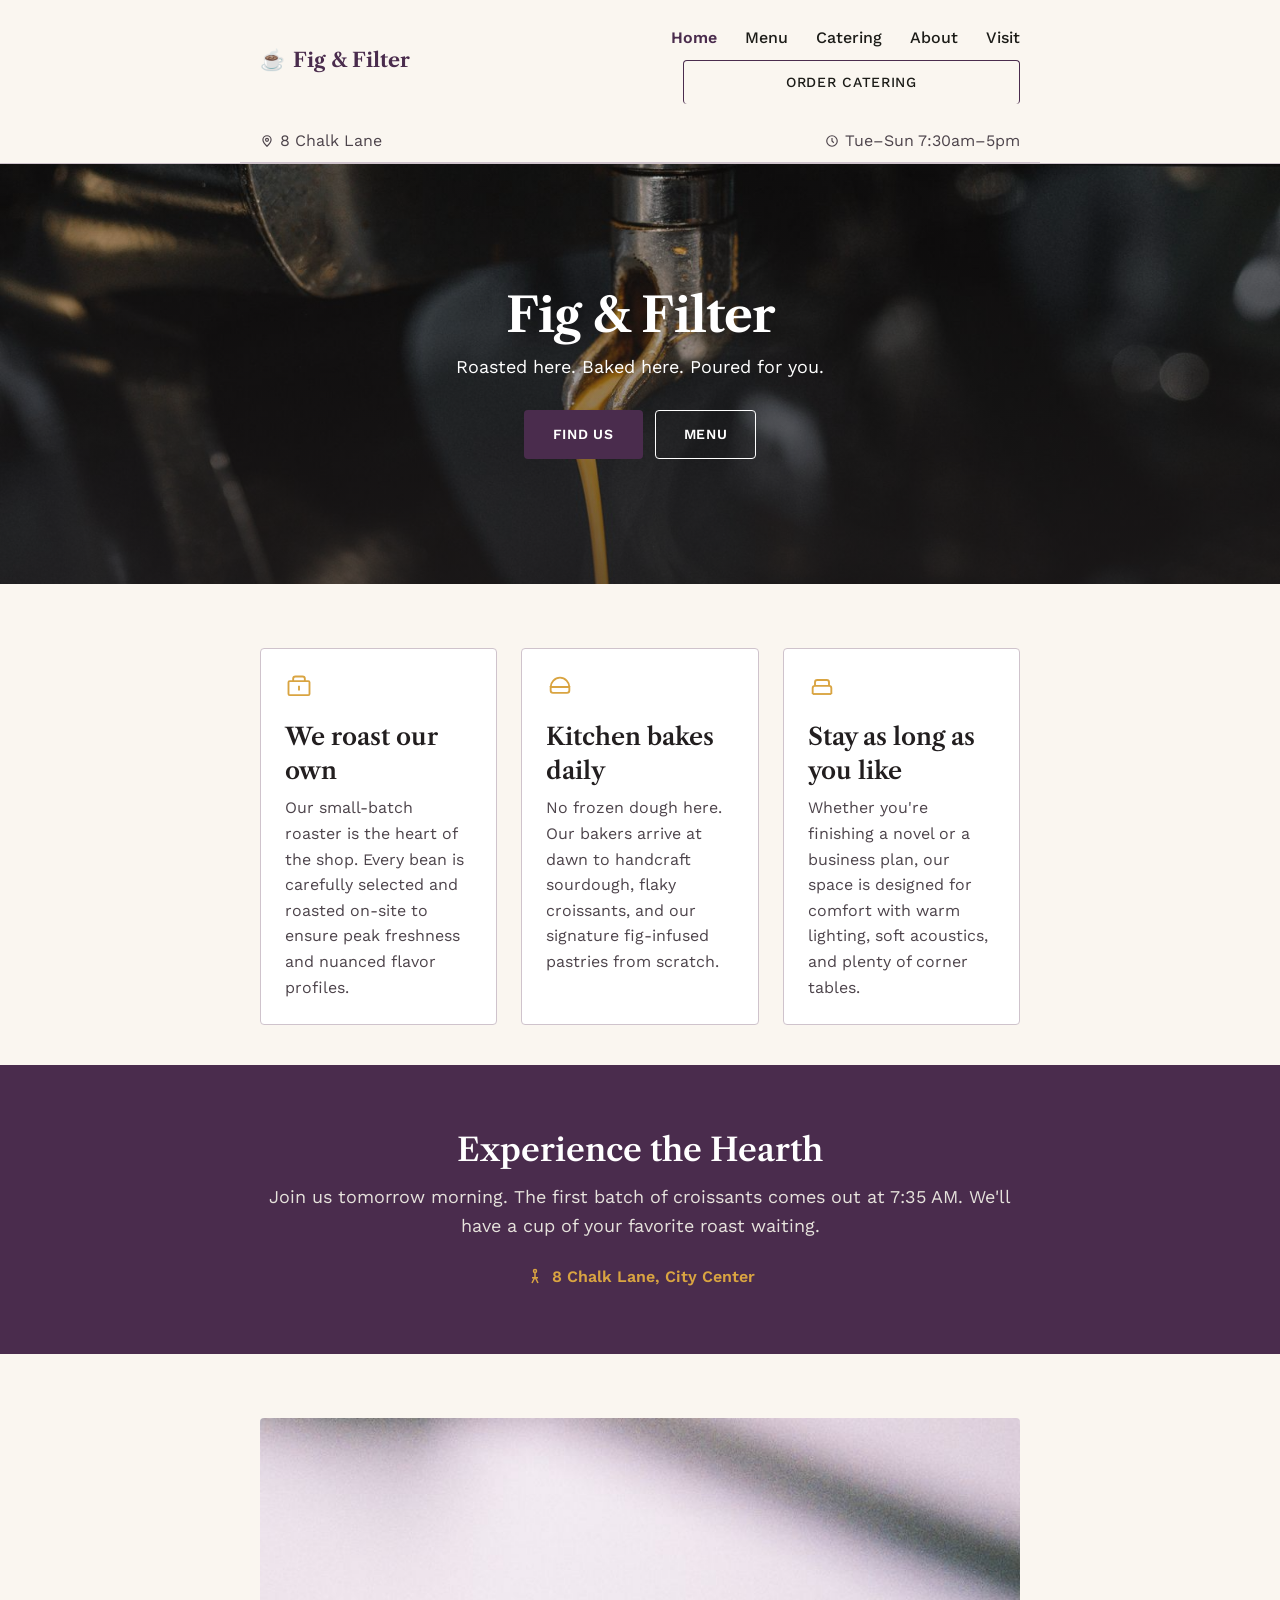
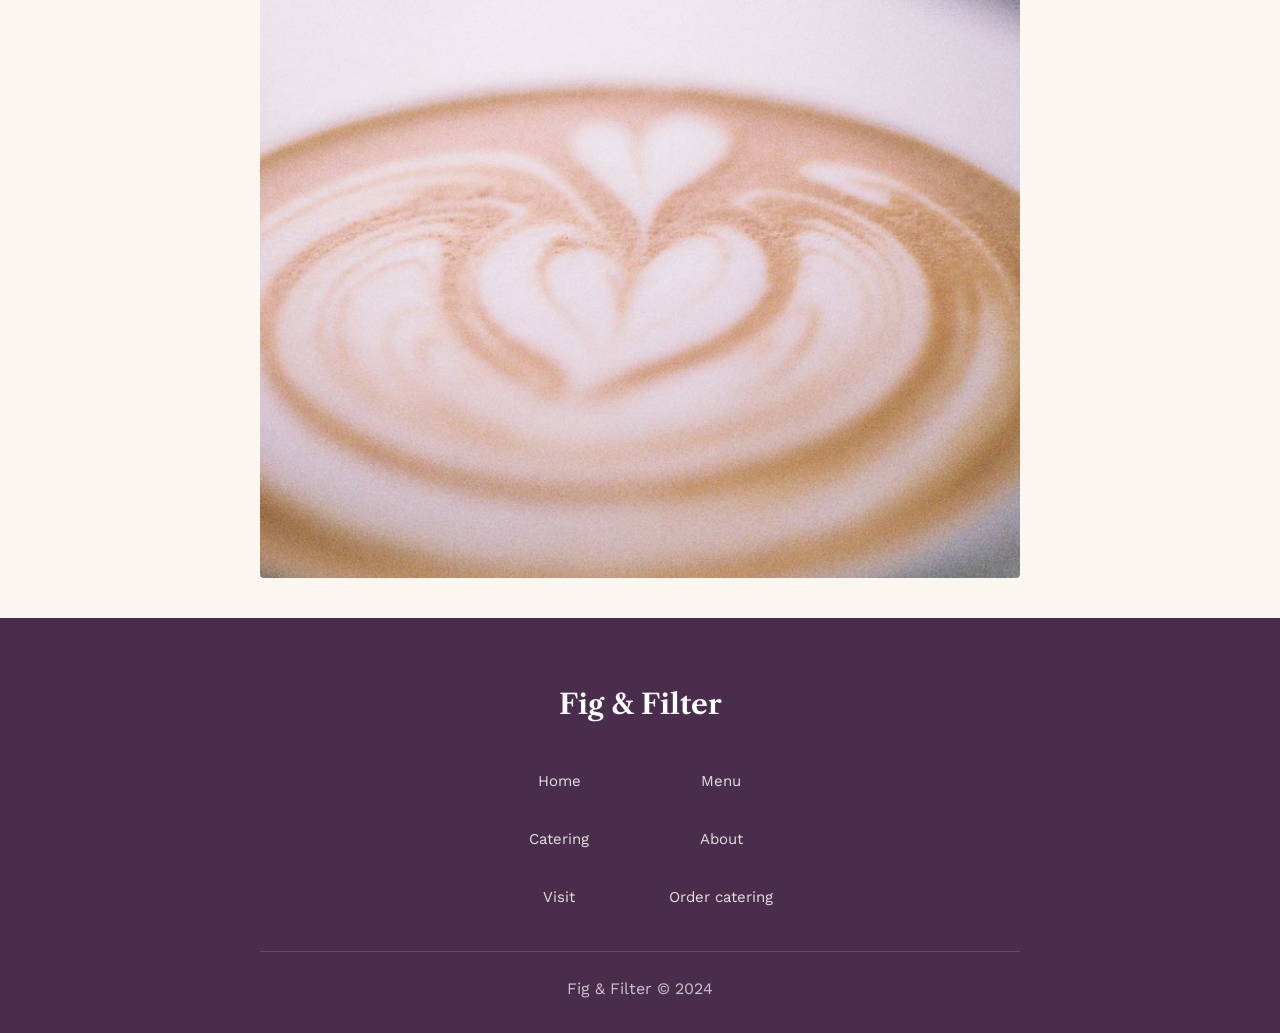
<file: index.html>
<!DOCTYPE html>
<html lang="en">
<head>
<meta charset="UTF-8">
<meta name="viewport" content="width=device-width, initial-scale=1.0">
<title>Fig & Filter — Roasted here. Baked here. Poured for you.</title>
<link rel="stylesheet" href="styles.css">
</head>
<body>
<a class="skip-link" href="#main">Skip to content</a>

<header class="site-header">
  <div class="header-bar">
    <a href="index.html" class="logo">
      <span class="logo-mark" aria-hidden="true">☕</span> Fig &amp; Filter
    </a>
    <button class="nav-toggle" aria-expanded="false" aria-controls="primary-nav" aria-label="Open menu">
      <svg viewBox="0 0 24 24" fill="none" stroke="currentColor" stroke-width="2" aria-hidden="true"><line x1="3" y1="6" x2="21" y2="6"/><line x1="3" y1="12" x2="21" y2="12"/><line x1="3" y1="18" x2="21" y2="18"/></svg>
    </button>
    <nav class="primary-nav" id="primary-nav" aria-label="Primary">
      <ul>
        <li><a href="index.html" aria-current="page">Home</a></li>
        <li><a href="menu.html">Menu</a></li>
        <li><a href="catering.html">Catering</a></li>
        <li><a href="about.html">About</a></li>
        <li><a href="visit.html">Visit</a></li>
      </ul>
      <div class="header-cta">
        <a href="catering.html" class="btn btn-secondary">Order Catering</a>
      </div>
    </nav>
  </div>
  <div class="utility-bar">
    <span><svg width="14" height="14" viewBox="0 0 24 24" fill="none" stroke="currentColor" stroke-width="2" aria-hidden="true"><path d="M12 21s-7-6.5-7-11a7 7 0 0 1 14 0c0 4.5-7 11-7 11z"/><circle cx="12" cy="10" r="2.5"/></svg> 8 Chalk Lane</span>
    <span><svg width="14" height="14" viewBox="0 0 24 24" fill="none" stroke="currentColor" stroke-width="2" aria-hidden="true"><circle cx="12" cy="12" r="9"/><path d="M12 7v5l3 3"/></svg> Tue–Sun 7:30am–5pm</span>
  </div>
</header>

<main id="main">

  <section class="hero">
    <img src="images/hero-espresso-pour.jpg" alt="Espresso pouring from the portafilter into a white cup at the Fig &amp; Filter counter">
    <div class="hero-overlay">
      <div class="hero-content">
        <h1 class="display-lg">Fig &amp; Filter</h1>
        <p class="body-lg">Roasted here. Baked here. Poured for you.</p>
        <div class="hero-actions">
          <a href="visit.html" class="btn btn-primary">Find Us</a>
          <a href="menu.html" class="btn btn-on-dark">Menu</a>
        </div>
      </div>
    </div>
  </section>

  <section class="section section-tight">
    <div class="container">
      <div class="feature-grid">
        <div class="feature-card">
          <div class="feature-icon">
            <svg viewBox="0 0 24 24" fill="none" stroke="currentColor" stroke-width="1.6" aria-hidden="true"><rect x="3" y="7" width="18" height="12" rx="1"/><path d="M7 7V5a2 2 0 0 1 2-2h6a2 2 0 0 1 2 2v2"/><path d="M12 11v4"/></svg>
          </div>
          <h3 class="headline-sm">We roast our own</h3>
          <p class="body-md">Our small-batch roaster is the heart of the shop. Every bean is carefully selected and roasted on-site to ensure peak freshness and nuanced flavor profiles.</p>
        </div>
        <div class="feature-card">
          <div class="feature-icon">
            <svg viewBox="0 0 24 24" fill="none" stroke="currentColor" stroke-width="1.6" aria-hidden="true"><path d="M4 12c0-4 3.5-8 8-8s8 4 8 8"/><path d="M4 12h16v3a2 2 0 0 1-2 2H6a2 2 0 0 1-2-2z"/></svg>
          </div>
          <h3 class="headline-sm">Kitchen bakes daily</h3>
          <p class="body-md">No frozen dough here. Our bakers arrive at dawn to handcraft sourdough, flaky croissants, and our signature fig-infused pastries from scratch.</p>
        </div>
        <div class="feature-card">
          <div class="feature-icon">
            <svg viewBox="0 0 24 24" fill="none" stroke="currentColor" stroke-width="1.6" aria-hidden="true"><path d="M4 18v-5a2 2 0 0 1 2-2h12a2 2 0 0 1 2 2v5"/><path d="M4 18h16"/><path d="M6 11V8a2 2 0 0 1 2-2h8a2 2 0 0 1 2 2v3"/></svg>
          </div>
          <h3 class="headline-sm">Stay as long as you like</h3>
          <p class="body-md">Whether you're finishing a novel or a business plan, our space is designed for comfort with warm lighting, soft acoustics, and plenty of corner tables.</p>
        </div>
      </div>
    </div>
  </section>

  <section class="section section-dark">
    <div class="container">
      <div style="display:grid;gap:32px;align-items:center" class="hearth-grid">
        <div style="text-align:center">
          <h2 class="headline-md">Experience the Hearth</h2>
          <p class="body-lg" style="margin-top:12px">Join us tomorrow morning. The first batch of croissants comes out at 7:35 AM. We'll have a cup of your favorite roast waiting.</p>
          <div class="location-tag" style="justify-content:center;display:flex">
            <svg width="18" height="18" viewBox="0 0 24 24" fill="none" stroke="currentColor" stroke-width="2" aria-hidden="true"><circle cx="12" cy="4" r="2"/><path d="M12 6v6l-4 8M12 12l4 8M8 13h8"/></svg>
            8 Chalk Lane, City Center
          </div>
        </div>
      </div>
    </div>
  </section>

  <section class="section section-tight">
    <div class="container">
      <div class="section-image">
        <img src="images/latte-art.jpg" alt="Close-up of heart-shaped latte art in a Fig &amp; Filter cup">
      </div>
    </div>
  </section>

</main>

<footer class="site-footer">
  <div class="container">
    <p class="footer-logo">Fig &amp; Filter</p>
    <nav class="footer-nav" aria-label="Footer">
      <a href="index.html">Home</a>
      <a href="menu.html">Menu</a>
      <a href="catering.html">Catering</a>
      <a href="about.html">About</a>
      <a href="visit.html">Visit</a>
      <a href="catering.html">Order catering</a>
    </nav>
    <div class="footer-meta">
      <p>Fig &amp; Filter © 2024</p>
    </div>
  </div>
</footer>

<nav class="mobile-tabbar" aria-label="Quick navigation">
  <a href="index.html" aria-current="page">
    <svg viewBox="0 0 24 24" fill="none" stroke="currentColor" stroke-width="2" aria-hidden="true"><path d="M3 11l9-7 9 7"/><path d="M5 10v9a1 1 0 0 0 1 1h4v-6h4v6h4a1 1 0 0 0 1-1v-9"/></svg>
    Home
  </a>
  <a href="menu.html">
    <svg viewBox="0 0 24 24" fill="none" stroke="currentColor" stroke-width="2" aria-hidden="true"><path d="M6 3h9a3 3 0 0 1 3 3v15H9a3 3 0 0 1-3-3z"/><path d="M6 3v18"/></svg>
    Menu
  </a>
  <a href="catering.html">
    <svg viewBox="0 0 24 24" fill="none" stroke="currentColor" stroke-width="2" aria-hidden="true"><path d="M4 21c1-5 3-8 8-8s7 3 8 8"/><circle cx="12" cy="7" r="4"/></svg>
    Catering
  </a>
  <a href="visit.html">
    <svg viewBox="0 0 24 24" fill="none" stroke="currentColor" stroke-width="2" aria-hidden="true"><path d="M12 21s-7-6.5-7-11a7 7 0 0 1 14 0c0 4.5-7 11-7 11z"/><circle cx="12" cy="10" r="2.5"/></svg>
    Visit
  </a>
</nav>

<script src="script.js"></script>
</body>
</html>
</file>
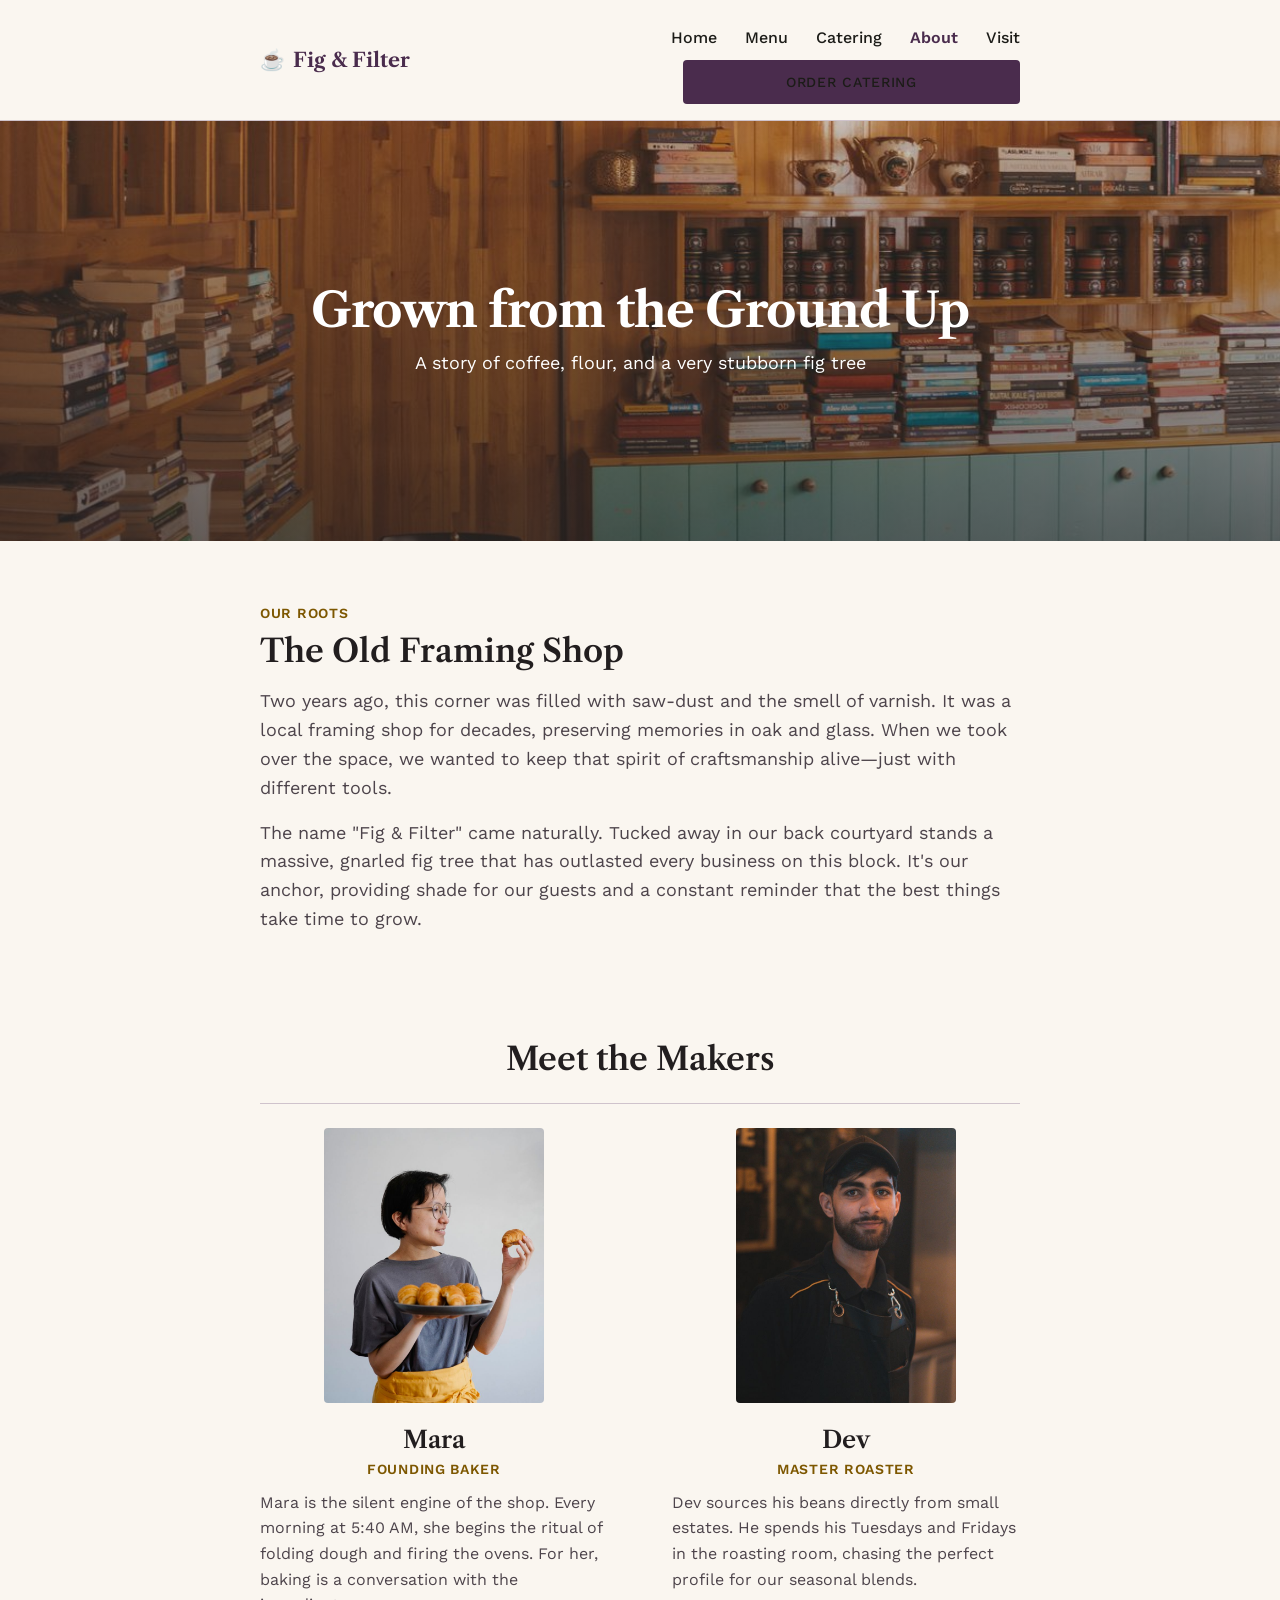
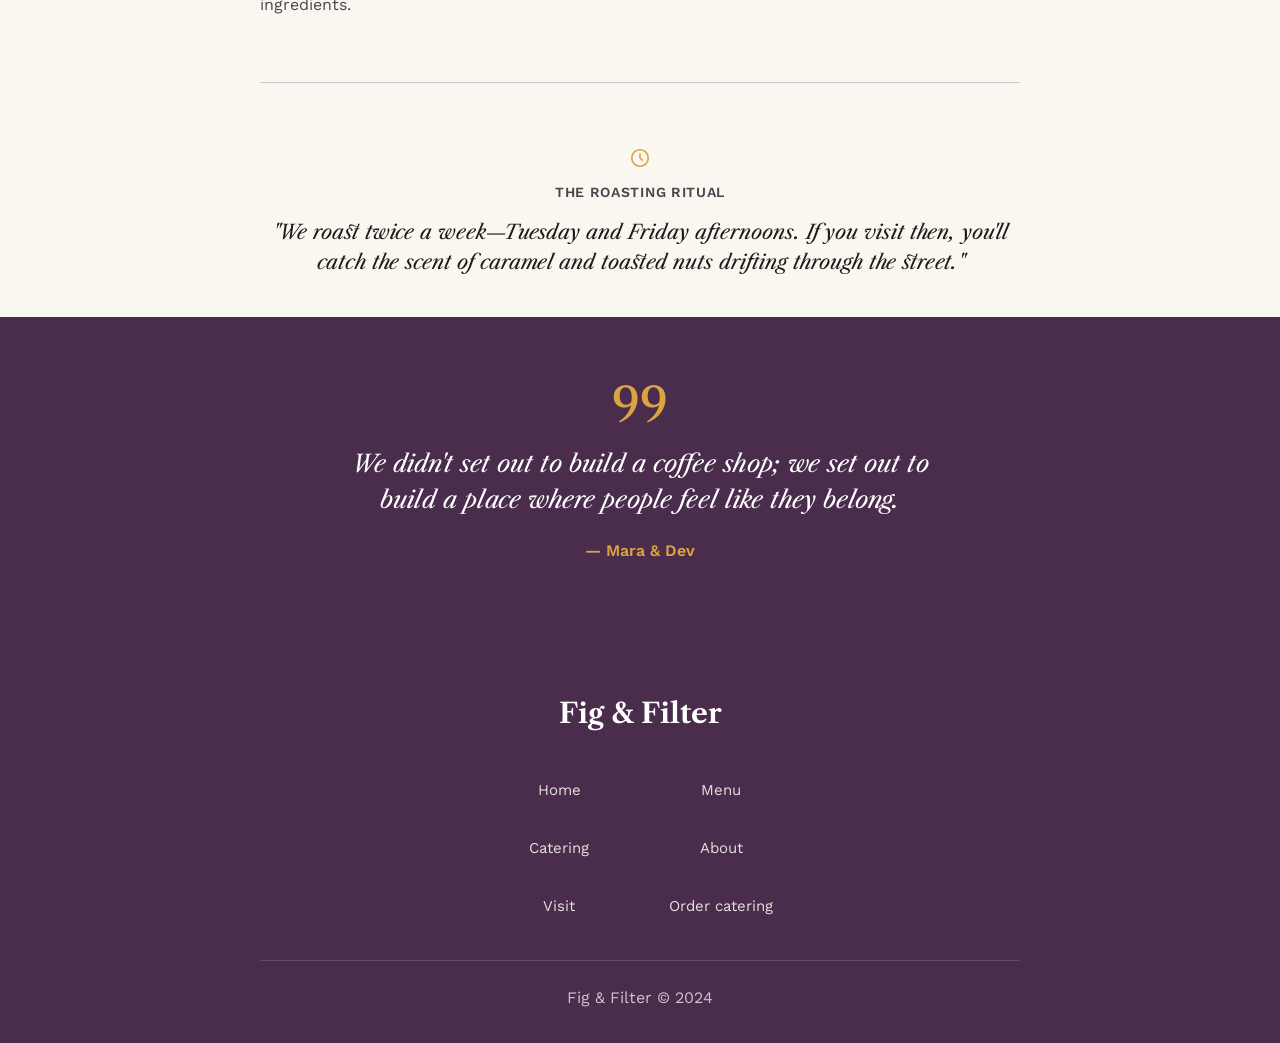
<file: about.html>
<!DOCTYPE html>
<html lang="en">
<head>
<meta charset="UTF-8">
<meta name="viewport" content="width=device-width, initial-scale=1.0">
<title>About — Fig & Filter</title>
<link rel="stylesheet" href="styles.css">
</head>
<body>
<a class="skip-link" href="#main">Skip to content</a>

<header class="site-header">
  <div class="header-bar">
    <a href="index.html" class="logo">
      <span class="logo-mark" aria-hidden="true">☕</span> Fig &amp; Filter
    </a>
    <button class="nav-toggle" aria-expanded="false" aria-controls="primary-nav" aria-label="Open menu">
      <svg viewBox="0 0 24 24" fill="none" stroke="currentColor" stroke-width="2" aria-hidden="true"><line x1="3" y1="6" x2="21" y2="6"/><line x1="3" y1="12" x2="21" y2="12"/><line x1="3" y1="18" x2="21" y2="18"/></svg>
    </button>
    <nav class="primary-nav" id="primary-nav" aria-label="Primary">
      <ul>
        <li><a href="index.html">Home</a></li>
        <li><a href="menu.html">Menu</a></li>
        <li><a href="catering.html">Catering</a></li>
        <li><a href="about.html" aria-current="page">About</a></li>
        <li><a href="visit.html">Visit</a></li>
      </ul>
      <div class="header-cta">
        <a href="catering.html" class="btn btn-primary">Order Catering</a>
      </div>
    </nav>
  </div>
</header>

<main id="main">

  <section class="hero">
    <img src="images/interior-seating.jpg" alt="Wooden tables inside the café, surrounded by shelves of books and tea tins">
    <div class="hero-overlay">
      <div class="hero-content">
        <h1 class="display-lg">Grown from the Ground Up</h1>
        <p class="body-lg">A story of coffee, flour, and a very stubborn fig tree</p>
      </div>
    </div>
  </section>

  <section class="section">
    <div class="container">
      <span class="eyebrow label-caps">Our Roots</span>
      <h2 class="headline-md">The Old Framing Shop</h2>
      <div class="about-body" style="margin-top:16px">
        <p class="body-lg">Two years ago, this corner was filled with saw-dust and the smell of varnish. It was a local framing shop for decades, preserving memories in oak and glass. When we took over the space, we wanted to keep that spirit of craftsmanship alive—just with different tools.</p>
        <p class="body-lg">The name "Fig &amp; Filter" came naturally. Tucked away in our back courtyard stands a massive, gnarled fig tree that has outlasted every business on this block. It's our anchor, providing shade for our guests and a constant reminder that the best things take time to grow.</p>
      </div>
    </div>
  </section>

  <section class="section section-tight">
    <div class="container">
      <h2 class="headline-md" style="text-align:center">Meet the Makers</h2>
      <hr class="divider" style="margin-block:24px">

      <div class="makers-grid">
        <div class="maker">
          <img src="images/founder-mara.jpg" alt="Mara Osei holding a plate of freshly baked croissants">
          <h3 class="headline-sm">Mara</h3>
          <p class="label-caps role">Founding Baker</p>
          <p class="body-md">Mara is the silent engine of the shop. Every morning at 5:40 AM, she begins the ritual of folding dough and firing the ovens. For her, baking is a conversation with the ingredients.</p>
        </div>
        <div class="maker">
          <img src="images/founder-dev.jpg" alt="Dev Nair in his cap and apron behind the counter">
          <h3 class="headline-sm">Dev</h3>
          <p class="label-caps role">Master Roaster</p>
          <p class="body-md">Dev sources his beans directly from small estates. He spends his Tuesdays and Fridays in the roasting room, chasing the perfect profile for our seasonal blends.</p>
        </div>
      </div>

      <hr class="divider">

      <div class="ritual-block">
        <div class="ritual-icon">
          <svg viewBox="0 0 24 24" fill="none" stroke="currentColor" stroke-width="1.8" aria-hidden="true"><circle cx="12" cy="12" r="9"/><path d="M12 7v5l3 3"/></svg>
        </div>
        <p class="label-caps" style="color:var(--on-surface-variant)">The Roasting Ritual</p>
        <blockquote>"We roast twice a week—Tuesday and Friday afternoons. If you visit then, you'll catch the scent of caramel and toasted nuts drifting through the street."</blockquote>
      </div>
    </div>
  </section>

  <section class="section section-dark">
    <div class="container quote-section">
      <span class="quote-mark" aria-hidden="true">99</span>
      <blockquote>We didn't set out to build a coffee shop; we set out to build a place where people feel like they belong.</blockquote>
      <cite class="quote-cite">— Mara &amp; Dev</cite>
    </div>
  </section>

</main>

<footer class="site-footer">
  <div class="container">
    <p class="footer-logo">Fig &amp; Filter</p>
    <nav class="footer-nav" aria-label="Footer">
      <a href="index.html">Home</a>
      <a href="menu.html">Menu</a>
      <a href="catering.html">Catering</a>
      <a href="about.html" aria-current="page">About</a>
      <a href="visit.html">Visit</a>
      <a href="catering.html">Order catering</a>
    </nav>
    <div class="footer-meta">
      <p>Fig &amp; Filter © 2024</p>
    </div>
  </div>
</footer>

<nav class="mobile-tabbar" aria-label="Quick navigation">
  <a href="index.html">
    <svg viewBox="0 0 24 24" fill="none" stroke="currentColor" stroke-width="2" aria-hidden="true"><path d="M3 11l9-7 9 7"/><path d="M5 10v9a1 1 0 0 0 1 1h4v-6h4v6h4a1 1 0 0 0 1-1v-9"/></svg>
    Home
  </a>
  <a href="menu.html">
    <svg viewBox="0 0 24 24" fill="none" stroke="currentColor" stroke-width="2" aria-hidden="true"><path d="M6 3h9a3 3 0 0 1 3 3v15H9a3 3 0 0 1-3-3z"/><path d="M6 3v18"/></svg>
    Menu
  </a>
  <a href="catering.html">
    <svg viewBox="0 0 24 24" fill="none" stroke="currentColor" stroke-width="2" aria-hidden="true"><path d="M4 21c1-5 3-8 8-8s7 3 8 8"/><circle cx="12" cy="7" r="4"/></svg>
    Catering
  </a>
  <a href="visit.html">
    <svg viewBox="0 0 24 24" fill="none" stroke="currentColor" stroke-width="2" aria-hidden="true"><path d="M12 21s-7-6.5-7-11a7 7 0 0 1 14 0c0 4.5-7 11-7 11z"/><circle cx="12" cy="10" r="2.5"/></svg>
    Visit
  </a>
</nav>

<script src="script.js"></script>
</body>
</html>
</file>
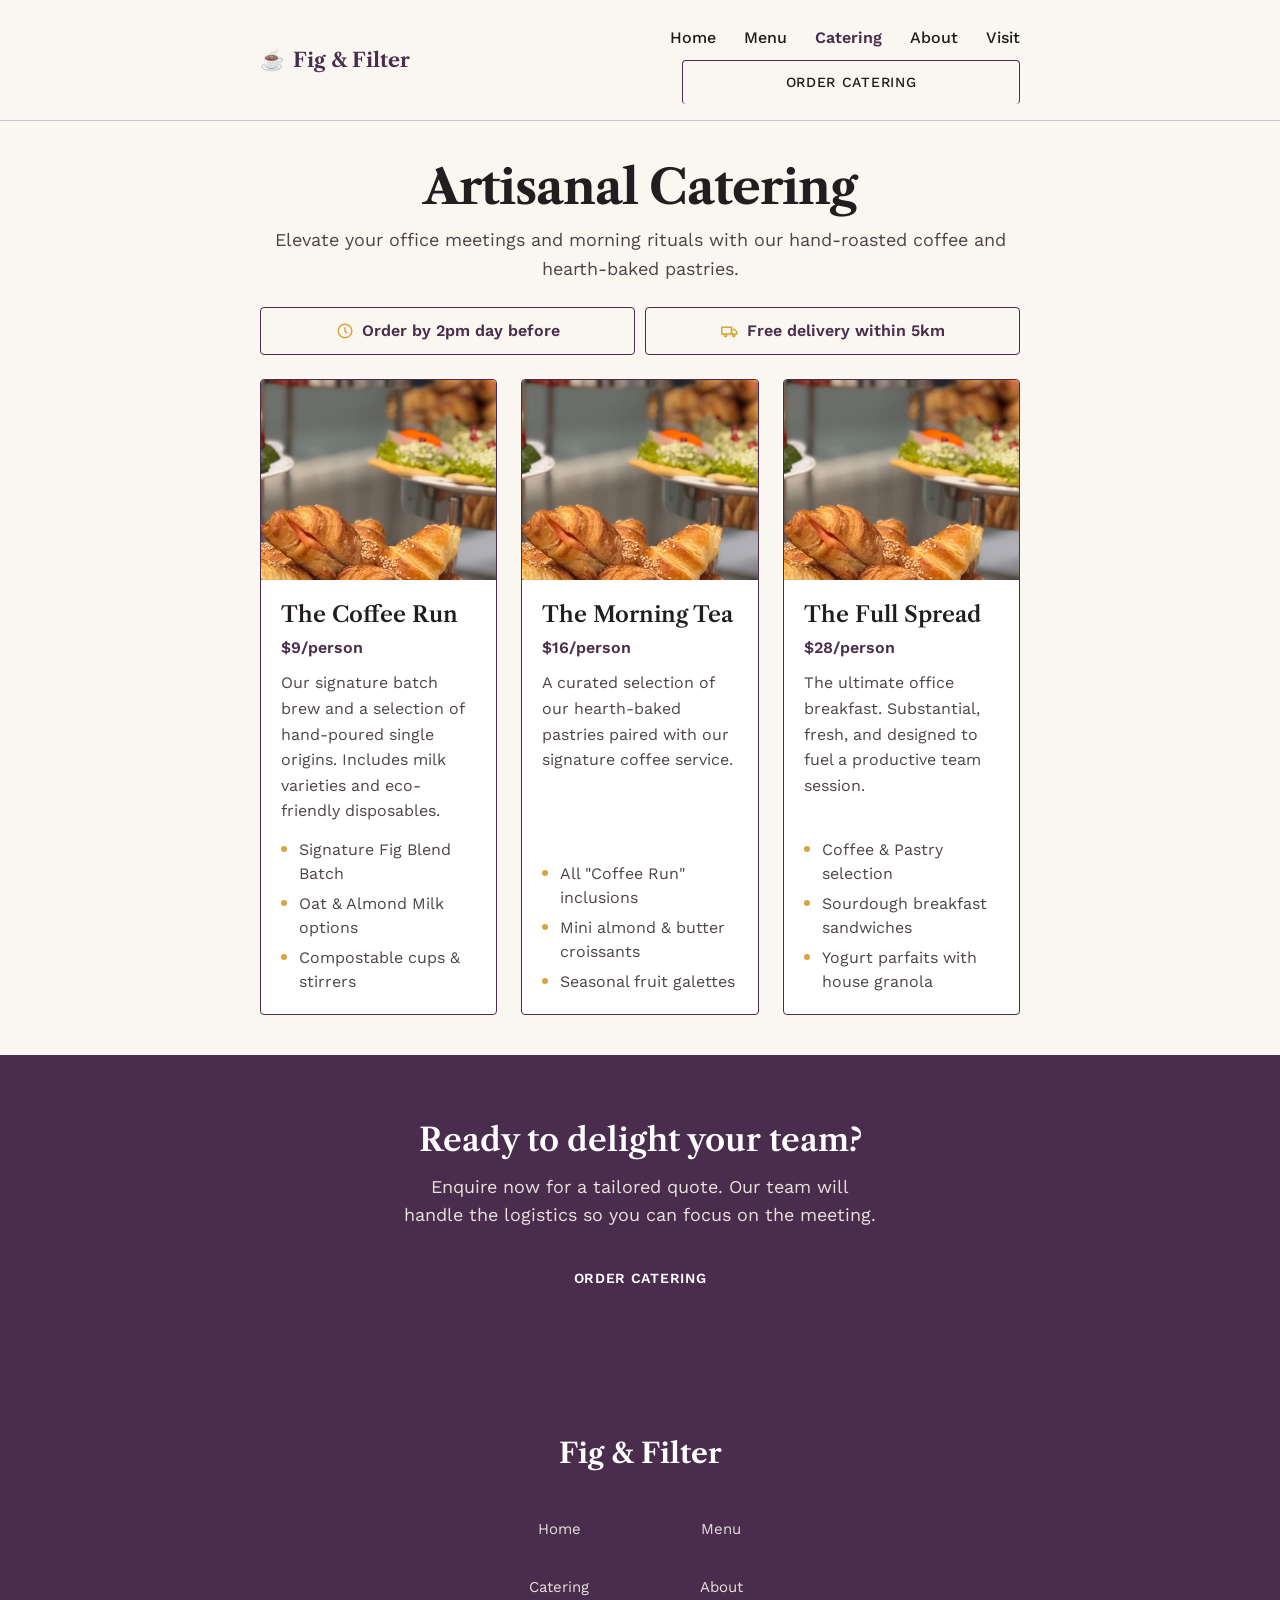
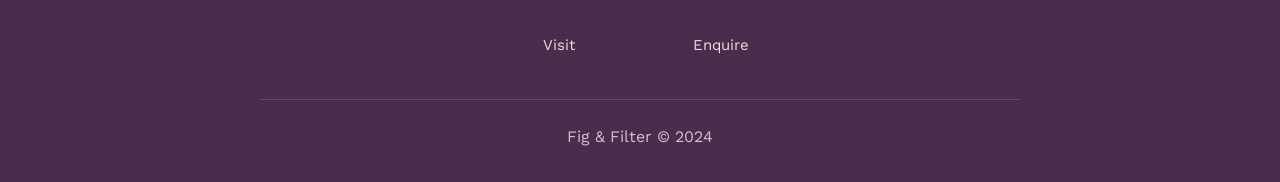
<file: catering.html>
<!DOCTYPE html>
<html lang="en">
<head>
<meta charset="UTF-8">
<meta name="viewport" content="width=device-width, initial-scale=1.0">
<title>Catering — Fig & Filter</title>
<link rel="stylesheet" href="styles.css">
</head>
<body>
<a class="skip-link" href="#main">Skip to content</a>

<header class="site-header">
  <div class="header-bar">
    <a href="index.html" class="logo">
      <span class="logo-mark" aria-hidden="true">☕</span> Fig &amp; Filter
    </a>
    <button class="nav-toggle" aria-expanded="false" aria-controls="primary-nav" aria-label="Open menu">
      <svg viewBox="0 0 24 24" fill="none" stroke="currentColor" stroke-width="2" aria-hidden="true"><line x1="3" y1="6" x2="21" y2="6"/><line x1="3" y1="12" x2="21" y2="12"/><line x1="3" y1="18" x2="21" y2="18"/></svg>
    </button>
    <nav class="primary-nav" id="primary-nav" aria-label="Primary">
      <ul>
        <li><a href="index.html">Home</a></li>
        <li><a href="menu.html">Menu</a></li>
        <li><a href="catering.html" aria-current="page">Catering</a></li>
        <li><a href="about.html">About</a></li>
        <li><a href="visit.html">Visit</a></li>
      </ul>
      <div class="header-cta">
        <a href="#enquire" class="btn btn-secondary">Order Catering</a>
      </div>
    </nav>
  </div>
</header>

<main id="main">
  <section class="section section-tight">
    <div class="container">
      <h1 class="display-lg" style="text-align:center">Artisanal Catering</h1>
      <p class="body-lg" style="text-align:center;color:var(--on-surface-variant);margin-top:12px">Elevate your office meetings and morning rituals with our hand-roasted coffee and hearth-baked pastries.</p>

      <div class="info-chip-row">
        <div class="info-chip">
          <svg viewBox="0 0 24 24" fill="none" stroke="currentColor" stroke-width="2" aria-hidden="true"><circle cx="12" cy="12" r="9"/><path d="M12 7v5l3 3"/></svg>
          Order by 2pm day before
        </div>
        <div class="info-chip">
          <svg viewBox="0 0 24 24" fill="none" stroke="currentColor" stroke-width="2" aria-hidden="true"><rect x="1" y="7" width="13" height="9"/><path d="M14 10h4l3 3v3h-7z"/><circle cx="6" cy="18" r="1.6"/><circle cx="17" cy="18" r="1.6"/></svg>
          Free delivery within 5km
        </div>
      </div>

      <div class="catering-grid">
        <article class="catering-card">
          <img src="images/catering-spread.jpg" alt="A catering spread of filled croissants and canapés on serving stands">
          <div class="catering-card-body">
            <div class="catering-card-head">
              <h3 class="headline-sm">The Coffee Run</h3>
              <span class="price-tag catering-price">$9/person</span>
            </div>
            <p class="body-md">Our signature batch brew and a selection of hand-poured single origins. Includes milk varieties and eco-friendly disposables.</p>
            <ul class="catering-list">
              <li>Signature Fig Blend Batch</li>
              <li>Oat &amp; Almond Milk options</li>
              <li>Compostable cups &amp; stirrers</li>
            </ul>
          </div>
        </article>

        <article class="catering-card">
          <img src="images/catering-spread.jpg" alt="A catering spread of filled croissants and canapés on serving stands">
          <div class="catering-card-body">
            <div class="catering-card-head">
              <h3 class="headline-sm">The Morning Tea</h3>
              <span class="price-tag catering-price">$16/person</span>
            </div>
            <p class="body-md">A curated selection of our hearth-baked pastries paired with our signature coffee service.</p>
            <ul class="catering-list">
              <li>All "Coffee Run" inclusions</li>
              <li>Mini almond &amp; butter croissants</li>
              <li>Seasonal fruit galettes</li>
            </ul>
          </div>
        </article>

        <article class="catering-card">
          <img src="images/catering-spread.jpg" alt="A catering spread of filled croissants and canapés on serving stands">
          <div class="catering-card-body">
            <div class="catering-card-head">
              <h3 class="headline-sm">The Full Spread</h3>
              <span class="price-tag catering-price">$28/person</span>
            </div>
            <p class="body-md">The ultimate office breakfast. Substantial, fresh, and designed to fuel a productive team session.</p>
            <ul class="catering-list">
              <li>Coffee &amp; Pastry selection</li>
              <li>Sourdough breakfast sandwiches</li>
              <li>Yogurt parfaits with house granola</li>
            </ul>
          </div>
        </article>
      </div>
    </div>
  </section>

  <section class="section section-dark" id="enquire">
    <div class="container cta-block">
      <h2 class="headline-md">Ready to delight your team?</h2>
      <p class="body-lg">Enquire now for a tailored quote. Our team will handle the logistics so you can focus on the meeting.</p>
      <a href="mailto:hello@figandfilter.com" class="btn btn-primary">Order Catering</a>
    </div>
  </section>
</main>

<footer class="site-footer">
  <div class="container">
    <p class="footer-logo">Fig &amp; Filter</p>
    <nav class="footer-nav" aria-label="Footer">
      <a href="index.html">Home</a>
      <a href="menu.html">Menu</a>
      <a href="catering.html" aria-current="page">Catering</a>
      <a href="about.html">About</a>
      <a href="visit.html">Visit</a>
      <a href="#enquire">Enquire</a>
    </nav>
    <div class="footer-meta">
      <p>Fig &amp; Filter © 2024</p>
    </div>
  </div>
</footer>

<nav class="mobile-tabbar" aria-label="Quick navigation">
  <a href="index.html">
    <svg viewBox="0 0 24 24" fill="none" stroke="currentColor" stroke-width="2" aria-hidden="true"><path d="M3 11l9-7 9 7"/><path d="M5 10v9a1 1 0 0 0 1 1h4v-6h4v6h4a1 1 0 0 0 1-1v-9"/></svg>
    Home
  </a>
  <a href="menu.html">
    <svg viewBox="0 0 24 24" fill="none" stroke="currentColor" stroke-width="2" aria-hidden="true"><path d="M6 3h9a3 3 0 0 1 3 3v15H9a3 3 0 0 1-3-3z"/><path d="M6 3v18"/></svg>
    Menu
  </a>
  <a href="catering.html" aria-current="page">
    <svg viewBox="0 0 24 24" fill="none" stroke="currentColor" stroke-width="2" aria-hidden="true"><path d="M4 21c1-5 3-8 8-8s7 3 8 8"/><circle cx="12" cy="7" r="4"/></svg>
    Catering
  </a>
  <a href="visit.html">
    <svg viewBox="0 0 24 24" fill="none" stroke="currentColor" stroke-width="2" aria-hidden="true"><path d="M12 21s-7-6.5-7-11a7 7 0 0 1 14 0c0 4.5-7 11-7 11z"/><circle cx="12" cy="10" r="2.5"/></svg>
    Visit
  </a>
</nav>

<script src="script.js"></script>
</body>
</html>
</file>
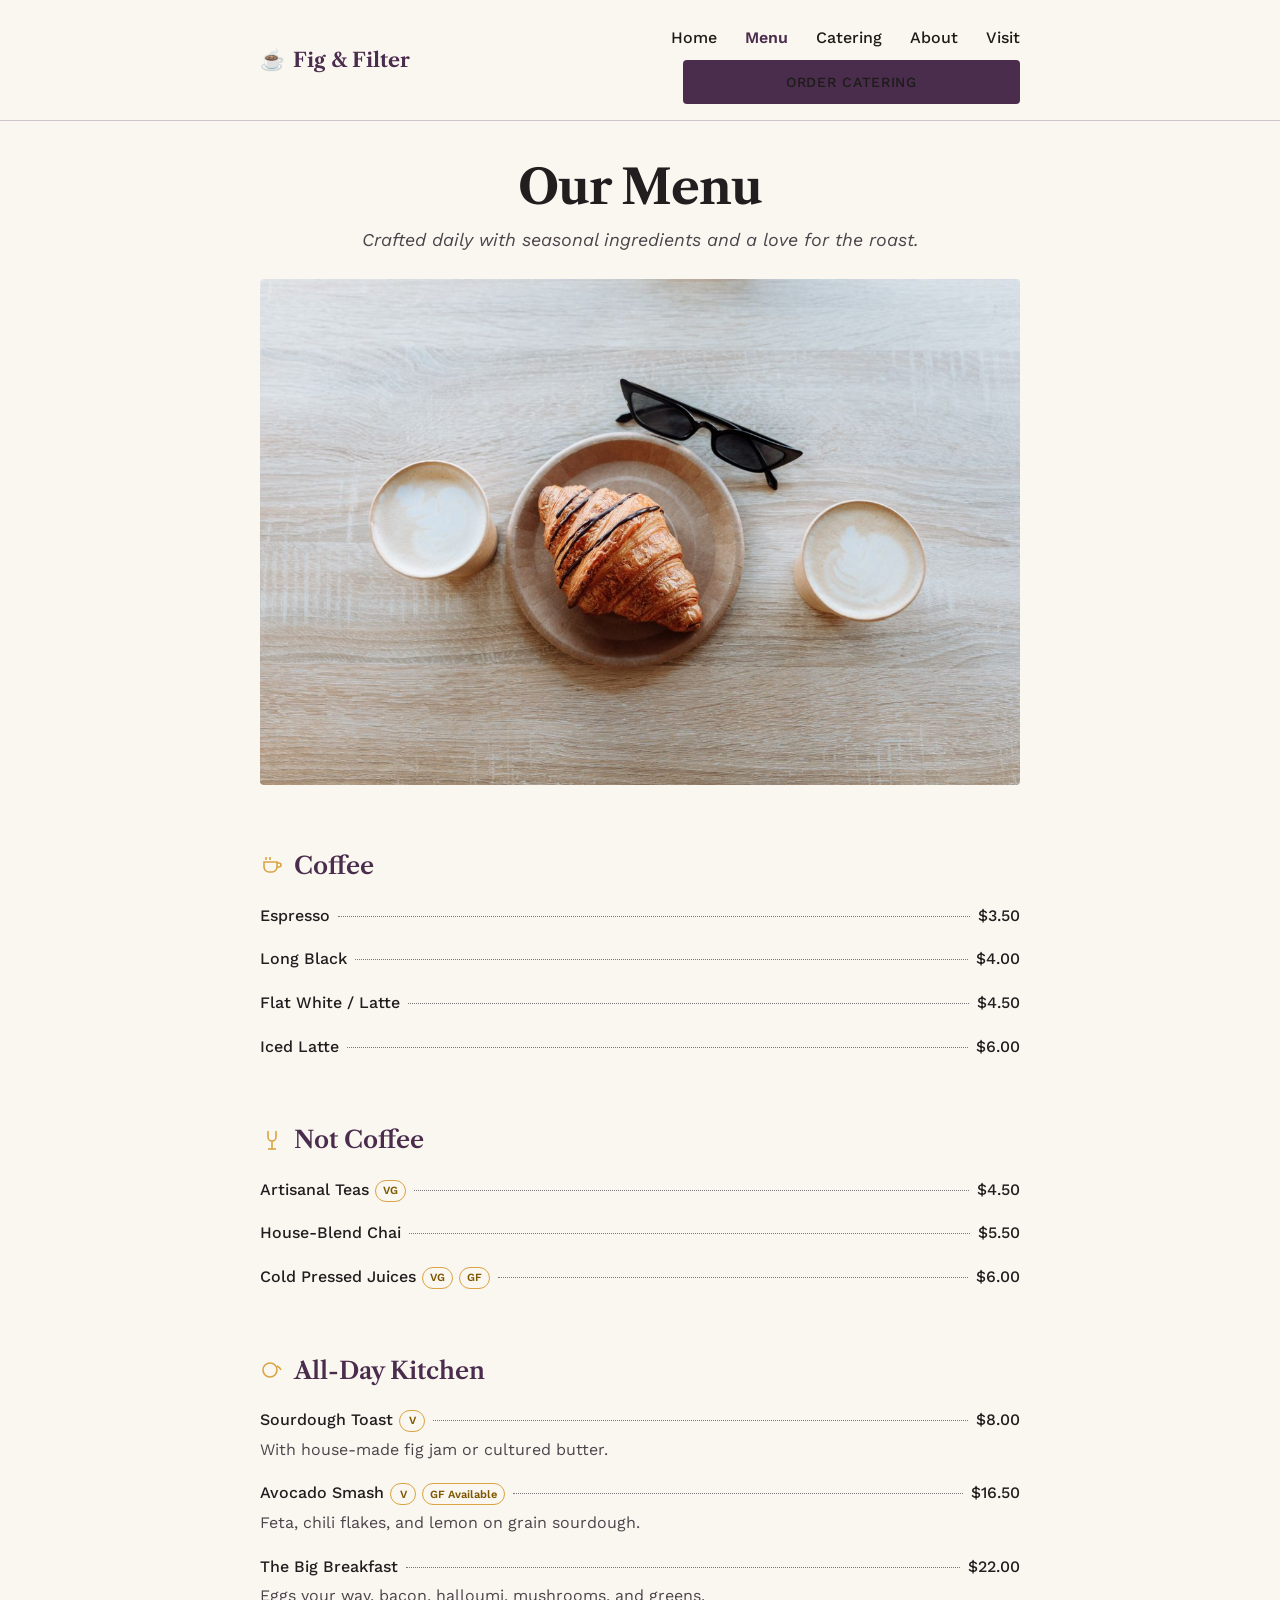
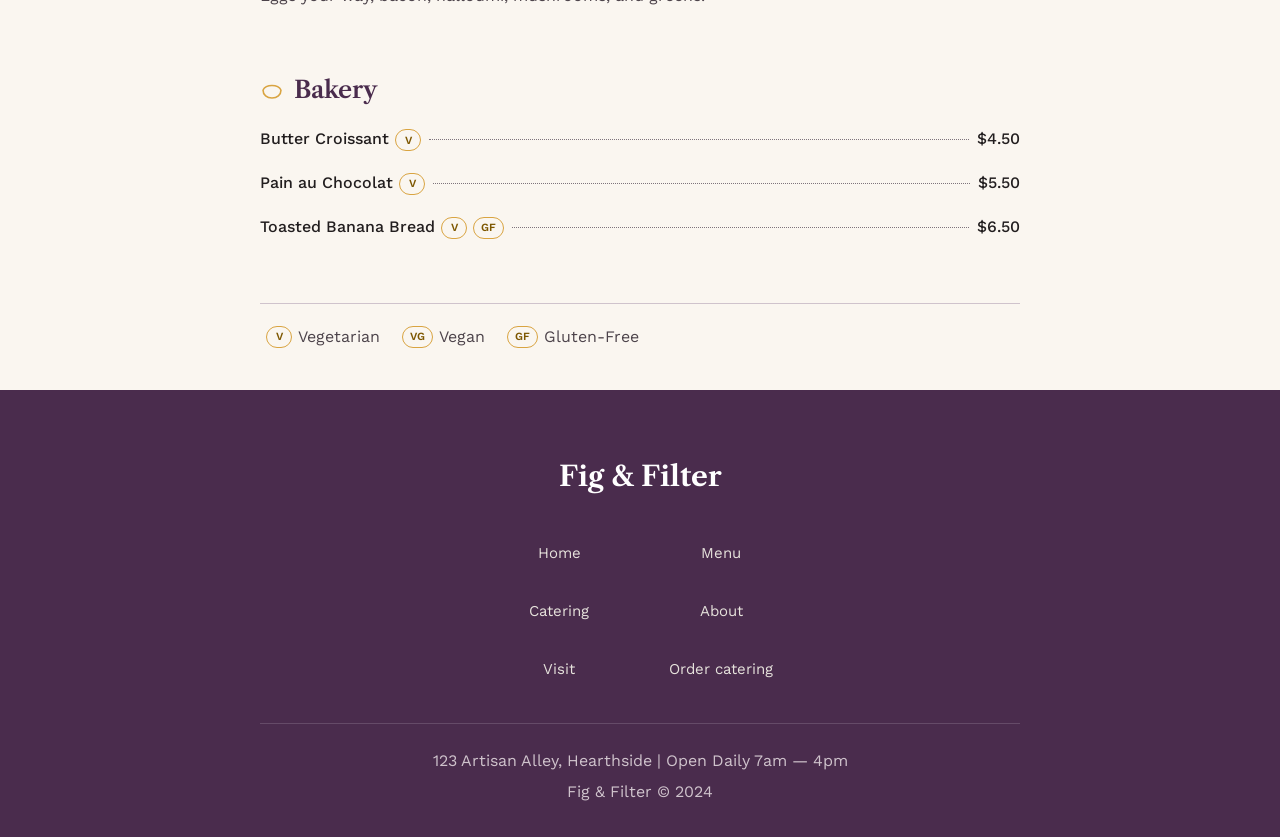
<file: menu.html>
<!DOCTYPE html>
<html lang="en">
<head>
<meta charset="UTF-8">
<meta name="viewport" content="width=device-width, initial-scale=1.0">
<title>Menu — Fig & Filter</title>
<link rel="stylesheet" href="styles.css">
</head>
<body>
<a class="skip-link" href="#main">Skip to content</a>

<header class="site-header">
  <div class="header-bar">
    <a href="index.html" class="logo">
      <span class="logo-mark" aria-hidden="true">☕</span> Fig &amp; Filter
    </a>
    <button class="nav-toggle" aria-expanded="false" aria-controls="primary-nav" aria-label="Open menu">
      <svg viewBox="0 0 24 24" fill="none" stroke="currentColor" stroke-width="2" aria-hidden="true"><line x1="3" y1="6" x2="21" y2="6"/><line x1="3" y1="12" x2="21" y2="12"/><line x1="3" y1="18" x2="21" y2="18"/></svg>
    </button>
    <nav class="primary-nav" id="primary-nav" aria-label="Primary">
      <ul>
        <li><a href="index.html">Home</a></li>
        <li><a href="menu.html" aria-current="page">Menu</a></li>
        <li><a href="catering.html">Catering</a></li>
        <li><a href="about.html">About</a></li>
        <li><a href="visit.html">Visit</a></li>
      </ul>
      <div class="header-cta">
        <a href="catering.html" class="btn btn-primary">Order Catering</a>
      </div>
    </nav>
  </div>
</header>

<main id="main">
  <section class="section section-tight">
    <div class="container">
      <h1 class="display-lg" style="text-align:center">Our Menu</h1>
      <p class="body-lg" style="text-align:center;font-style:italic;color:var(--on-surface-variant);margin-top:12px">Crafted daily with seasonal ingredients and a love for the roast.</p>

      <div class="menu-hero-img">
        <img src="images/menu-flatlay.jpg" alt="A croissant and two lattes on a wooden table, seen from above">
      </div>

      <div class="menu-category">
        <h2 class="headline-sm category-title">
          <svg viewBox="0 0 24 24" fill="none" stroke="currentColor" stroke-width="1.6" aria-hidden="true"><path d="M4 8h13v5a5 5 0 0 1-5 5H9a5 5 0 0 1-5-5z"/><path d="M17 9h2a2 2 0 0 1 0 4h-2"/><line x1="6" y1="3" x2="6" y2="6"/><line x1="10" y1="3" x2="10" y2="6"/></svg>
          Coffee
        </h2>
        <div class="menu-item">
          <div class="menu-item-row">
            <span class="menu-item-name">Espresso</span>
            <span class="menu-item-leader"></span>
            <span class="menu-item-price">$3.50</span>
          </div>
        </div>
        <div class="menu-item">
          <div class="menu-item-row">
            <span class="menu-item-name">Long Black</span>
            <span class="menu-item-leader"></span>
            <span class="menu-item-price">$4.00</span>
          </div>
        </div>
        <div class="menu-item">
          <div class="menu-item-row">
            <span class="menu-item-name">Flat White / Latte</span>
            <span class="menu-item-leader"></span>
            <span class="menu-item-price">$4.50</span>
          </div>
        </div>
        <div class="menu-item">
          <div class="menu-item-row">
            <span class="menu-item-name">Iced Latte</span>
            <span class="menu-item-leader"></span>
            <span class="menu-item-price">$6.00</span>
          </div>
        </div>
      </div>

      <div class="menu-category">
        <h2 class="headline-sm category-title">
          <svg viewBox="0 0 24 24" fill="none" stroke="currentColor" stroke-width="1.6" aria-hidden="true"><path d="M8 3v6a4 4 0 0 0 8 0V3"/><line x1="12" y1="13" x2="12" y2="21"/><line x1="8" y1="21" x2="16" y2="21"/></svg>
          Not Coffee
        </h2>
        <div class="menu-item">
          <div class="menu-item-row">
            <span class="menu-item-name">Artisanal Teas<span class="chip">VG</span></span>
            <span class="menu-item-leader"></span>
            <span class="menu-item-price">$4.50</span>
          </div>
        </div>
        <div class="menu-item">
          <div class="menu-item-row">
            <span class="menu-item-name">House-Blend Chai</span>
            <span class="menu-item-leader"></span>
            <span class="menu-item-price">$5.50</span>
          </div>
        </div>
        <div class="menu-item">
          <div class="menu-item-row">
            <span class="menu-item-name">Cold Pressed Juices<span class="chip">VG</span><span class="chip">GF</span></span>
            <span class="menu-item-leader"></span>
            <span class="menu-item-price">$6.00</span>
          </div>
        </div>
      </div>

      <div class="menu-category">
        <h2 class="headline-sm category-title">
          <svg viewBox="0 0 24 24" fill="none" stroke="currentColor" stroke-width="1.6" aria-hidden="true"><circle cx="10" cy="12" r="7"/><path d="M17 8c2 1 3.5 2.5 4 4"/></svg>
          All-Day Kitchen
        </h2>
        <div class="menu-item">
          <div class="menu-item-row">
            <span class="menu-item-name">Sourdough Toast<span class="chip">V</span></span>
            <span class="menu-item-leader"></span>
            <span class="menu-item-price">$8.00</span>
          </div>
          <p class="menu-item-desc">With house-made fig jam or cultured butter.</p>
        </div>
        <div class="menu-item">
          <div class="menu-item-row">
            <span class="menu-item-name">Avocado Smash<span class="chip">V</span><span class="chip">GF Available</span></span>
            <span class="menu-item-leader"></span>
            <span class="menu-item-price">$16.50</span>
          </div>
          <p class="menu-item-desc">Feta, chili flakes, and lemon on grain sourdough.</p>
        </div>
        <div class="menu-item">
          <div class="menu-item-row">
            <span class="menu-item-name">The Big Breakfast</span>
            <span class="menu-item-leader"></span>
            <span class="menu-item-price">$22.00</span>
          </div>
          <p class="menu-item-desc">Eggs your way, bacon, halloumi, mushrooms, and greens.</p>
        </div>
      </div>

      <div class="menu-category">
        <h2 class="headline-sm category-title">
          <svg viewBox="0 0 24 24" fill="none" stroke="currentColor" stroke-width="1.6" aria-hidden="true"><path d="M3 12c3-6 15-6 18 0"/><path d="M3 12c0 5 4 8 9 8s9-3 9-8"/></svg>
          Bakery
        </h2>
        <div class="menu-item">
          <div class="menu-item-row">
            <span class="menu-item-name">Butter Croissant<span class="chip">V</span></span>
            <span class="menu-item-leader"></span>
            <span class="menu-item-price">$4.50</span>
          </div>
        </div>
        <div class="menu-item">
          <div class="menu-item-row">
            <span class="menu-item-name">Pain au Chocolat<span class="chip">V</span></span>
            <span class="menu-item-leader"></span>
            <span class="menu-item-price">$5.50</span>
          </div>
        </div>
        <div class="menu-item">
          <div class="menu-item-row">
            <span class="menu-item-name">Toasted Banana Bread<span class="chip">V</span><span class="chip">GF</span></span>
            <span class="menu-item-leader"></span>
            <span class="menu-item-price">$6.50</span>
          </div>
        </div>
      </div>

      <div class="chip-legend">
        <span><span class="chip">V</span> Vegetarian</span>
        <span><span class="chip">VG</span> Vegan</span>
        <span><span class="chip">GF</span> Gluten-Free</span>
      </div>
    </div>
  </section>
</main>

<footer class="site-footer">
  <div class="container">
    <p class="footer-logo">Fig &amp; Filter</p>
    <nav class="footer-nav" aria-label="Footer">
      <a href="index.html">Home</a>
      <a href="menu.html" aria-current="page">Menu</a>
      <a href="catering.html">Catering</a>
      <a href="about.html">About</a>
      <a href="visit.html">Visit</a>
      <a href="catering.html">Order catering</a>
    </nav>
    <div class="footer-meta">
      <p>123 Artisan Alley, Hearthside | Open Daily 7am — 4pm</p>
      <p>Fig &amp; Filter © 2024</p>
    </div>
  </div>
</footer>

<nav class="mobile-tabbar" aria-label="Quick navigation">
  <a href="index.html">
    <svg viewBox="0 0 24 24" fill="none" stroke="currentColor" stroke-width="2" aria-hidden="true"><path d="M3 11l9-7 9 7"/><path d="M5 10v9a1 1 0 0 0 1 1h4v-6h4v6h4a1 1 0 0 0 1-1v-9"/></svg>
    Home
  </a>
  <a href="menu.html" aria-current="page">
    <svg viewBox="0 0 24 24" fill="none" stroke="currentColor" stroke-width="2" aria-hidden="true"><path d="M6 3h9a3 3 0 0 1 3 3v15H9a3 3 0 0 1-3-3z"/><path d="M6 3v18"/></svg>
    Menu
  </a>
  <a href="catering.html">
    <svg viewBox="0 0 24 24" fill="none" stroke="currentColor" stroke-width="2" aria-hidden="true"><path d="M4 21c1-5 3-8 8-8s7 3 8 8"/><circle cx="12" cy="7" r="4"/></svg>
    Catering
  </a>
  <a href="visit.html">
    <svg viewBox="0 0 24 24" fill="none" stroke="currentColor" stroke-width="2" aria-hidden="true"><path d="M12 21s-7-6.5-7-11a7 7 0 0 1 14 0c0 4.5-7 11-7 11z"/><circle cx="12" cy="10" r="2.5"/></svg>
    Visit
  </a>
</nav>

<script src="script.js"></script>
</body>
</html>
</file>
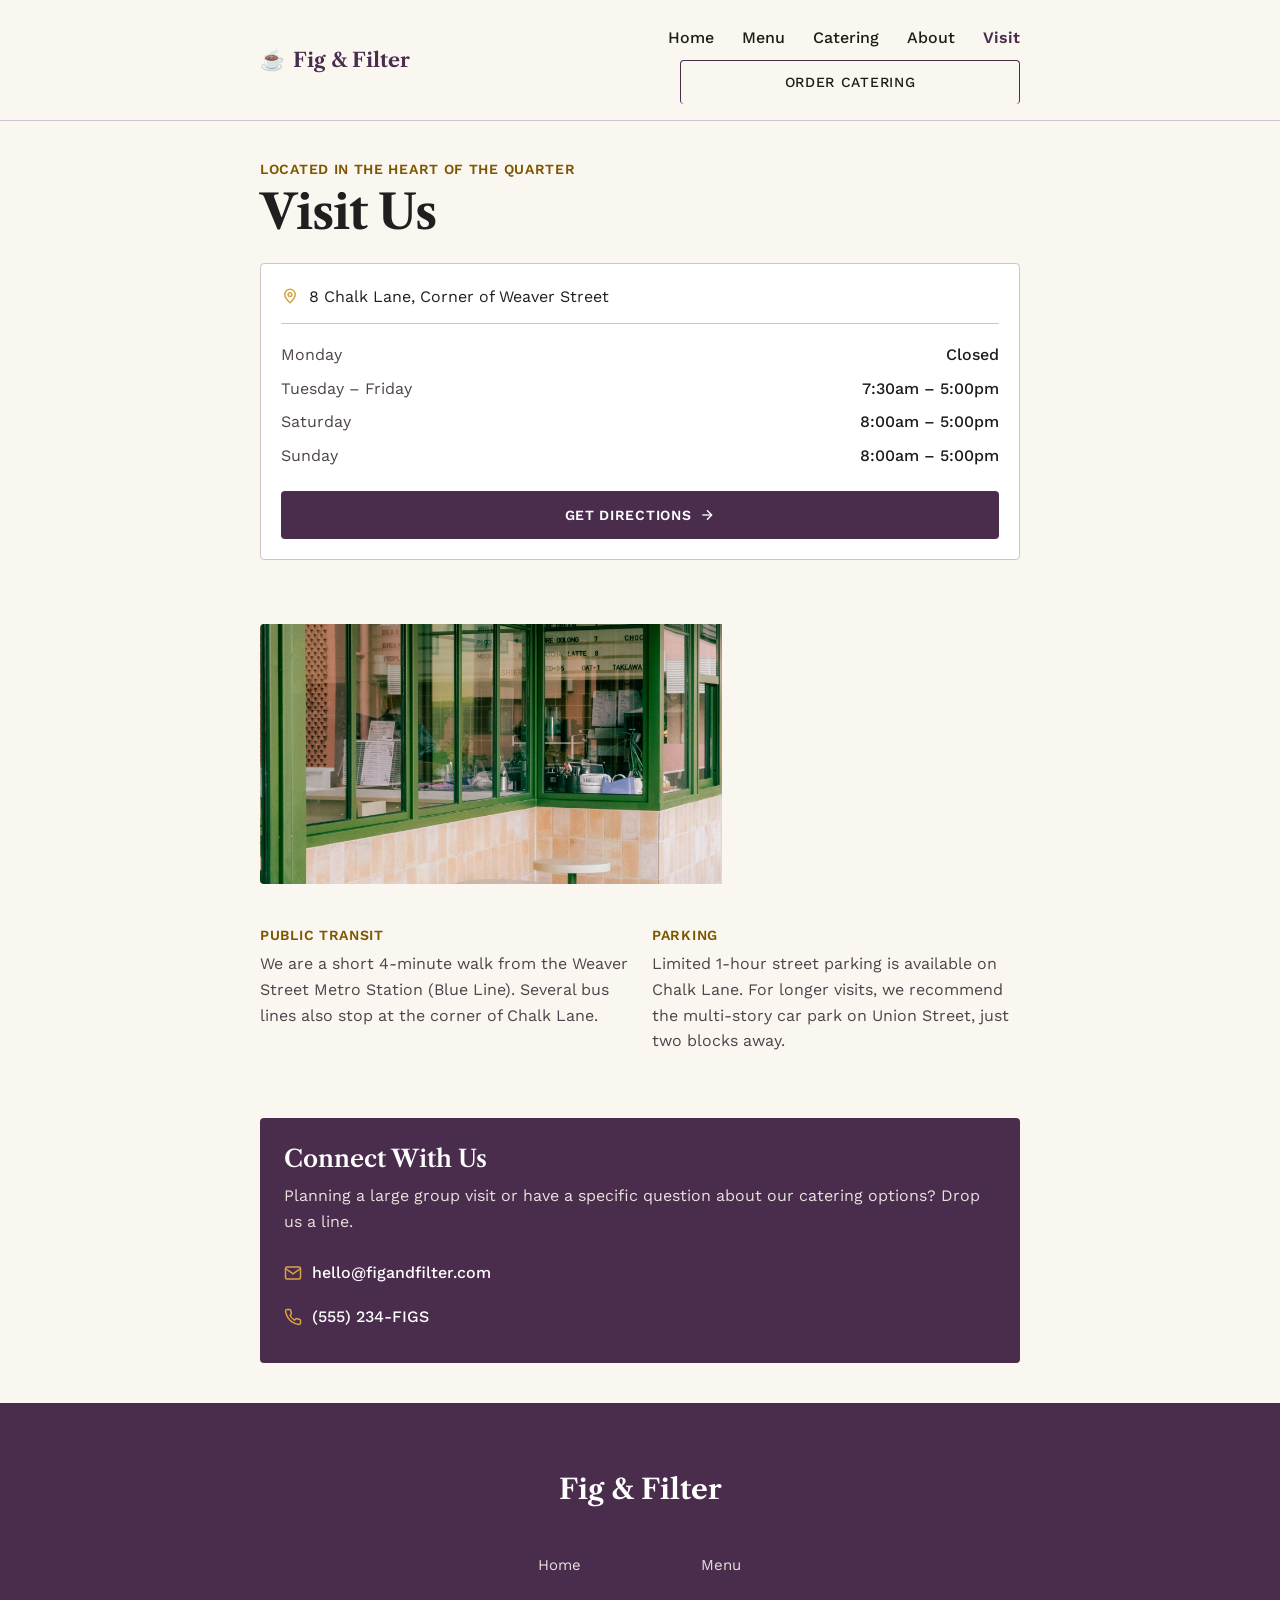
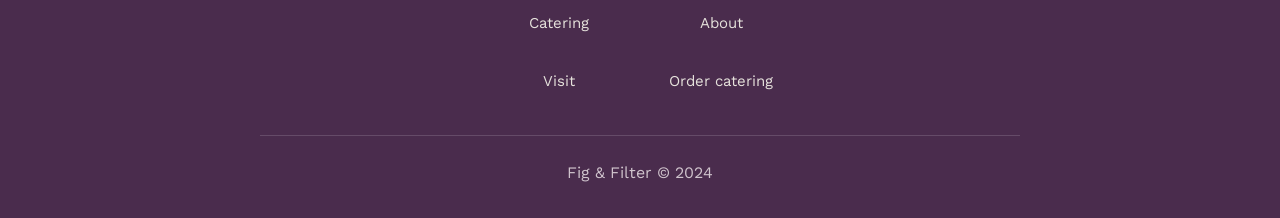
<file: visit.html>
<!DOCTYPE html>
<html lang="en">
<head>
<meta charset="UTF-8">
<meta name="viewport" content="width=device-width, initial-scale=1.0">
<title>Visit — Fig & Filter</title>
<link rel="stylesheet" href="styles.css">
</head>
<body>
<a class="skip-link" href="#main">Skip to content</a>

<header class="site-header">
  <div class="header-bar">
    <a href="index.html" class="logo">
      <span class="logo-mark" aria-hidden="true">☕</span> Fig &amp; Filter
    </a>
    <button class="nav-toggle" aria-expanded="false" aria-controls="primary-nav" aria-label="Open menu">
      <svg viewBox="0 0 24 24" fill="none" stroke="currentColor" stroke-width="2" aria-hidden="true"><line x1="3" y1="6" x2="21" y2="6"/><line x1="3" y1="12" x2="21" y2="12"/><line x1="3" y1="18" x2="21" y2="18"/></svg>
    </button>
    <nav class="primary-nav" id="primary-nav" aria-label="Primary">
      <ul>
        <li><a href="index.html">Home</a></li>
        <li><a href="menu.html">Menu</a></li>
        <li><a href="catering.html">Catering</a></li>
        <li><a href="about.html">About</a></li>
        <li><a href="visit.html" aria-current="page">Visit</a></li>
      </ul>
      <div class="header-cta">
        <a href="catering.html" class="btn btn-secondary">Order Catering</a>
      </div>
    </nav>
  </div>
</header>

<main id="main">
  <section class="section section-tight">
    <div class="container">
      <span class="eyebrow label-caps">Located in the Heart of the Quarter</span>
      <h1 class="display-lg">Visit Us</h1>

      <div class="info-card">
        <div class="info-card-row">
          <svg viewBox="0 0 24 24" fill="none" stroke="currentColor" stroke-width="2" aria-hidden="true"><path d="M12 21s-7-6.5-7-11a7 7 0 0 1 14 0c0 4.5-7 11-7 11z"/><circle cx="12" cy="10" r="2.5"/></svg>
          <p class="body-md">8 Chalk Lane, Corner of Weaver Street</p>
        </div>

        <div class="hours-table">
          <div><span>Monday</span> <strong>Closed</strong></div>
          <div><span>Tuesday – Friday</span> <strong>7:30am – 5:00pm</strong></div>
          <div><span>Saturday</span> <strong>8:00am – 5:00pm</strong></div>
          <div><span>Sunday</span> <strong>8:00am – 5:00pm</strong></div>
        </div>

        <a href="https://maps.google.com/?q=8+Chalk+Lane" class="btn btn-primary">
          Get Directions
          <svg width="16" height="16" viewBox="0 0 24 24" fill="none" stroke="currentColor" stroke-width="2" aria-hidden="true" style="margin-left:8px"><line x1="5" y1="12" x2="19" y2="12"/><polyline points="12 5 19 12 12 19"/></svg>
        </a>
      </div>

      <div class="visit-photo">
        <img src="images/storefront.jpg" alt="The Fig &amp; Filter corner shopfront with deep-green window frames and a pavement table">
      </div>

      <div class="getting-here-grid">
        <div class="getting-here-card">
          <h4 class="label-caps" style="color:var(--secondary)">Public Transit</h4>
          <p class="body-md">We are a short 4-minute walk from the Weaver Street Metro Station (Blue Line). Several bus lines also stop at the corner of Chalk Lane.</p>
        </div>
        <div class="getting-here-card">
          <h4 class="label-caps" style="color:var(--secondary)">Parking</h4>
          <p class="body-md">Limited 1-hour street parking is available on Chalk Lane. For longer visits, we recommend the multi-story car park on Union Street, just two blocks away.</p>
        </div>
      </div>

      <div class="connect-card">
        <h3 class="headline-sm">Connect With Us</h3>
        <p class="body-md">Planning a large group visit or have a specific question about our catering options? Drop us a line.</p>
        <ul class="connect-list">
          <li>
            <a href="mailto:hello@figandfilter.com">
              <svg viewBox="0 0 24 24" fill="none" stroke="currentColor" stroke-width="2" aria-hidden="true"><rect x="2" y="4" width="20" height="16" rx="2"/><path d="M2 6l10 7 10-7"/></svg>
              hello@figandfilter.com
            </a>
          </li>
          <li>
            <a href="tel:+15552343447">
              <svg viewBox="0 0 24 24" fill="none" stroke="currentColor" stroke-width="2" aria-hidden="true"><path d="M22 16.9v3a2 2 0 0 1-2.2 2 19.8 19.8 0 0 1-8.6-3.1 19.5 19.5 0 0 1-6-6 19.8 19.8 0 0 1-3.1-8.6A2 2 0 0 1 4.1 2h3a2 2 0 0 1 2 1.7c.1 1 .3 2 .6 2.9a2 2 0 0 1-.5 2.1L8 10a16 16 0 0 0 6 6l1.3-1.2a2 2 0 0 1 2.1-.5c.9.3 1.9.5 2.9.6a2 2 0 0 1 1.7 2z"/></svg>
              (555) 234-FIGS
            </a>
          </li>
        </ul>
      </div>
    </div>
  </section>
</main>

<footer class="site-footer">
  <div class="container">
    <p class="footer-logo">Fig &amp; Filter</p>
    <nav class="footer-nav" aria-label="Footer">
      <a href="index.html">Home</a>
      <a href="menu.html">Menu</a>
      <a href="catering.html">Catering</a>
      <a href="about.html">About</a>
      <a href="visit.html" aria-current="page">Visit</a>
      <a href="catering.html">Order catering</a>
    </nav>
    <div class="footer-meta">
      <p>Fig &amp; Filter © 2024</p>
    </div>
  </div>
</footer>

<nav class="mobile-tabbar" aria-label="Quick navigation">
  <a href="index.html">
    <svg viewBox="0 0 24 24" fill="none" stroke="currentColor" stroke-width="2" aria-hidden="true"><path d="M3 11l9-7 9 7"/><path d="M5 10v9a1 1 0 0 0 1 1h4v-6h4v6h4a1 1 0 0 0 1-1v-9"/></svg>
    Home
  </a>
  <a href="menu.html">
    <svg viewBox="0 0 24 24" fill="none" stroke="currentColor" stroke-width="2" aria-hidden="true"><path d="M6 3h9a3 3 0 0 1 3 3v15H9a3 3 0 0 1-3-3z"/><path d="M6 3v18"/></svg>
    Menu
  </a>
  <a href="catering.html">
    <svg viewBox="0 0 24 24" fill="none" stroke="currentColor" stroke-width="2" aria-hidden="true"><path d="M4 21c1-5 3-8 8-8s7 3 8 8"/><circle cx="12" cy="7" r="4"/></svg>
    Catering
  </a>
  <a href="visit.html" aria-current="page">
    <svg viewBox="0 0 24 24" fill="none" stroke="currentColor" stroke-width="2" aria-hidden="true"><path d="M12 21s-7-6.5-7-11a7 7 0 0 1 14 0c0 4.5-7 11-7 11z"/><circle cx="12" cy="10" r="2.5"/></svg>
    Visit
  </a>
</nav>

<script src="script.js"></script>
</body>
</html>
</file>
<file: styles.css>
/* ============================================================
   Fig & Filter — shared stylesheet
   Tokens sourced from DESIGN.md
   ============================================================ */

@import url('https://fonts.googleapis.com/css2?family=Libre+Caslon+Text:wght@400;600;700&family=Work+Sans:wght@400;500;600&display=swap');

:root {
  /* Colors */
  --surface: #fdf9f3;
  --surface-dim: #dddad4;
  --surface-bright: #fdf9f3;
  --surface-container-lowest: #ffffff;
  --surface-container-low: #f7f3ed;
  --surface-container: #f1ede7;
  --surface-container-high: #ebe8e2;
  --surface-container-highest: #e6e2dc;
  --on-surface: #1c1c18;
  --on-surface-variant: #4d444b;
  --inverse-surface: #31302d;
  --inverse-on-surface: #f4f0ea;
  --outline: #7e747c;
  --outline-variant: #cfc3cc;
  --primary: #331736;
  --on-primary: #ffffff;
  --primary-container: #4a2c4d;
  --on-primary-container: #ba94bb;
  --secondary: #7d5700;
  --on-secondary: #ffffff;
  --secondary-container: #ffc55f;
  --on-secondary-container: #755100;
  --background: #fdf9f3;
  --on-background: #1c1c18;
  --surface-warm: #faf6f0;
  --fig-deep: #4a2c4d;
  --amber-glow: #d9a441;
  --ink-black: #221e1f;
  --error: #ba1a1a;

  /* Type */
  --font-display: 'Libre Caslon Text', Georgia, serif;
  --font-body: 'Work Sans', system-ui, sans-serif;

  /* Shape */
  --radius: 0.25rem;
  --radius-sm: 0.125rem;
  --radius-lg: 0.5rem;
  --radius-full: 9999px;

  /* Spacing */
  --unit: 4px;
  --gutter: 24px;
  --margin-mobile: 20px;
  --max-width-content: 800px;
  --section-gap: 64px;
}

/* ---------- Reset ---------- */
*, *::before, *::after { box-sizing: border-box; }
html { -webkit-text-size-adjust: 100%; }
body {
  margin: 0;
  background: var(--surface-warm);
  color: var(--ink-black);
  font-family: var(--font-body);
  font-size: 16px;
  line-height: 1.6;
  overflow-x: hidden;
}
img { max-width: 100%; display: block; }
a { color: inherit; text-decoration: none; }
ul { margin: 0; padding: 0; list-style: none; }
button { font: inherit; }
h1, h2, h3 { font-family: var(--font-display); margin: 0; color: var(--ink-black); }
p { margin: 0; }

.container {
  width: 100%;
  max-width: var(--max-width-content);
  margin-inline: auto;
  padding-inline: var(--margin-mobile);
}

/* ---------- Skip link ---------- */
.skip-link {
  position: absolute;
  left: -9999px;
  top: 0;
  background: var(--fig-deep);
  color: #fff;
  padding: 12px 20px;
  z-index: 200;
}
.skip-link:focus { left: 12px; top: 12px; }

/* ---------- Typography scale ---------- */
.display-lg {
  font-family: var(--font-display);
  font-size: 36px;
  font-weight: 700;
  line-height: 1.2;
}
@media (min-width: 768px) {
  .display-lg { font-size: 48px; line-height: 1.1; letter-spacing: -0.02em; }
}
.headline-md { font-family: var(--font-display); font-size: 28px; font-weight: 600; line-height: 1.3; }
@media (min-width: 768px) { .headline-md { font-size: 32px; } }
.headline-sm { font-family: var(--font-display); font-size: 22px; font-weight: 600; line-height: 1.4; }
@media (min-width: 768px) { .headline-sm { font-size: 24px; } }
.body-lg { font-family: var(--font-body); font-size: 18px; line-height: 1.6; }
.body-md { font-family: var(--font-body); font-size: 16px; line-height: 1.6; }
.label-caps {
  font-family: var(--font-body);
  font-size: 14px;
  font-weight: 600;
  line-height: 1.2;
  letter-spacing: 0.05em;
  text-transform: uppercase;
}
.price-tag { font-family: var(--font-body); font-size: 16px; font-weight: 500; }

/* ---------- Buttons ---------- */
.btn {
  display: inline-flex;
  align-items: center;
  justify-content: center;
  min-height: 44px;
  padding: 12px 28px;
  border-radius: var(--radius);
  font-family: var(--font-body);
  font-weight: 600;
  font-size: 14px;
  letter-spacing: 0.05em;
  text-transform: uppercase;
  border: 1px solid transparent;
  cursor: pointer;
  transition: background-color 0.15s ease, color 0.15s ease, border-color 0.15s ease;
}
.btn-primary {
  background: var(--fig-deep);
  color: #fff;
}
.btn-primary:hover { background: var(--primary); }
.btn-secondary {
  background: transparent;
  color: var(--fig-deep);
  border-color: var(--fig-deep);
}
.btn-secondary:hover { background: var(--fig-deep); color: #fff; }
.btn-on-dark {
  background: transparent;
  color: #fff;
  border-color: #fff;
}
.btn-on-dark:hover { background: var(--amber-glow); color: var(--ink-black); border-color: var(--amber-glow); }

.link {
  display: inline-flex;
  align-items: center;
  min-height: 44px;
  color: var(--fig-deep);
  font-weight: 600;
  border-bottom: 1px solid transparent;
}
.link:hover { border-color: var(--amber-glow); color: var(--amber-glow); }

/* ---------- Header / Nav ---------- */
.site-header {
  position: sticky;
  top: 0;
  z-index: 100;
  background: var(--surface-warm);
  border-bottom: 1px solid var(--outline-variant);
}
.header-bar {
  display: flex;
  align-items: center;
  justify-content: space-between;
  max-width: var(--max-width-content);
  margin-inline: auto;
  padding: 12px var(--margin-mobile);
  min-height: 44px;
}
.logo {
  display: flex;
  align-items: center;
  gap: 8px;
  font-family: var(--font-display);
  font-size: 20px;
  font-weight: 700;
  color: var(--fig-deep);
  min-height: 44px;
}
.logo-mark { font-size: 20px; }

.nav-toggle {
  display: flex;
  align-items: center;
  justify-content: center;
  width: 44px;
  height: 44px;
  background: transparent;
  border: none;
  color: var(--fig-deep);
  cursor: pointer;
}
.nav-toggle svg { width: 24px; height: 24px; }

.primary-nav {
  display: none;
  position: absolute;
  top: 100%;
  left: 0;
  right: 0;
  background: var(--surface-warm);
  border-bottom: 1px solid var(--outline-variant);
  padding: 8px var(--margin-mobile) 16px;
}
.primary-nav.is-open { display: block; }
.primary-nav ul {
  display: flex;
  flex-direction: column;
}
.primary-nav a {
  display: flex;
  align-items: center;
  min-height: 44px;
  font-weight: 500;
  color: var(--on-surface);
  border-bottom: 1px solid var(--surface-container-high);
}
.primary-nav a[aria-current="page"] { color: var(--fig-deep); font-weight: 600; }
.primary-nav a:hover { color: var(--amber-glow); }
.header-cta { margin-top: 8px; }
.header-cta .btn { width: 100%; }

.utility-bar {
  display: none;
}

@media (min-width: 768px) {
  .header-bar { padding: 16px var(--margin-mobile); }
  .nav-toggle { display: none; }
  .primary-nav {
    display: block;
    position: static;
    border: none;
    padding: 0;
    background: transparent;
  }
  .primary-nav ul {
    flex-direction: row;
    align-items: center;
    gap: 28px;
  }
  .primary-nav a {
    min-height: 44px;
    border-bottom: none;
    padding: 4px 0;
  }
  .header-cta { margin-top: 0; margin-left: 12px; }
  .header-cta .btn { width: auto; }
  .utility-bar {
    display: flex;
    justify-content: space-between;
    max-width: var(--max-width-content);
    margin-inline: auto;
    padding: 8px var(--margin-mobile);
    font-size: 16px;
    color: var(--on-surface-variant);
    border-bottom: 1px solid var(--outline-variant);
  }
  .utility-bar span { display: inline-flex; align-items: center; gap: 6px; }
}

/* ---------- Hero ---------- */
.hero {
  position: relative;
  color: #fff;
  text-align: center;
  overflow: hidden;
}
.hero img {
  width: 100%;
  height: 420px;
  object-fit: cover;
}
.hero-overlay {
  position: absolute;
  inset: 0;
  background: linear-gradient(180deg, rgba(34,30,31,0.25) 0%, rgba(34,30,31,0.65) 100%);
  display: flex;
  align-items: center;
  justify-content: center;
}
.hero-content {
  max-width: var(--max-width-content);
  padding: 0 var(--margin-mobile);
}
.hero-content .display-lg { color: #fff; }
.hero-content .body-lg { color: #fff; margin-top: 12px; }
.hero-actions {
  margin-top: 28px;
  display: flex;
  flex-wrap: wrap;
  gap: 12px;
  justify-content: center;
}

/* ---------- Sections ---------- */
.section {
  padding-block: var(--section-gap);
}
.section-tight { padding-block: 40px; }
.eyebrow {
  color: var(--secondary);
  margin-bottom: 8px;
  display: block;
}
.divider {
  border: none;
  border-top: 1px solid var(--outline-variant);
  margin-block: var(--section-gap);
}
.section-dark {
  background: var(--fig-deep);
  color: #fff;
}
.section-dark .headline-md,
.section-dark .headline-sm { color: #fff; }
.section-dark .body-lg,
.section-dark .body-md { color: var(--surface-container-highest); }

/* ---------- Feature cards (Home) ---------- */
.feature-grid {
  display: grid;
  gap: var(--gutter);
  grid-template-columns: 1fr;
  margin-top: var(--gutter);
}
@media (min-width: 768px) {
  .feature-grid { grid-template-columns: repeat(3, 1fr); }
}
.feature-card {
  background: var(--surface-container-lowest);
  border: 1px solid var(--outline-variant);
  border-radius: var(--radius);
  padding: 24px;
}
.feature-icon {
  color: var(--amber-glow);
  margin-bottom: 12px;
}
.feature-icon svg { width: 28px; height: 28px; }
.feature-card h3 { margin-bottom: 8px; }
.feature-card p { color: var(--on-surface-variant); }

/* ---------- Location tag ---------- */
.location-tag {
  display: inline-flex;
  align-items: center;
  gap: 8px;
  color: var(--amber-glow);
  font-weight: 600;
  margin-top: 24px;
}

/* ---------- Menu page ---------- */
.menu-hero-img { border-radius: var(--radius); margin-block: var(--gutter); overflow: hidden; }
.menu-category { margin-block: var(--section-gap); }
.menu-category:first-of-type { margin-top: 0; }
.category-title {
  display: flex;
  align-items: center;
  gap: 10px;
  margin-bottom: 20px;
  color: var(--fig-deep);
}
.category-title svg { width: 24px; height: 24px; color: var(--amber-glow); }
.menu-item + .menu-item { margin-top: 18px; }
.menu-item-row {
  display: flex;
  flex-wrap: wrap;
  align-items: baseline;
  gap: 4px 8px;
}
.menu-item-name { font-weight: 500; }
.menu-item-leader {
  flex: 1;
  min-width: 20px;
  border-bottom: 1px dotted var(--outline);
  transform: translateY(-4px);
}
.menu-item-price { font-family: var(--font-body); font-weight: 500; white-space: nowrap; }
.menu-item-desc { color: var(--on-surface-variant); margin-top: 4px; font-size: 16px; }

.chip {
  display: inline-flex;
  align-items: center;
  justify-content: center;
  min-width: 26px;
  height: 22px;
  padding: 0 7px;
  margin-left: 6px;
  border: 1px solid var(--amber-glow);
  border-radius: var(--radius-full);
  color: var(--secondary);
  font-size: 11px;
  font-weight: 600;
  vertical-align: middle;
}
.chip-legend {
  display: flex;
  flex-wrap: wrap;
  gap: 16px;
  margin-top: var(--section-gap);
  padding-top: 20px;
  border-top: 1px solid var(--outline-variant);
  color: var(--on-surface-variant);
  font-size: 16px;
}
.chip-legend span { display: inline-flex; align-items: center; gap: 6px; }

/* ---------- Catering page ---------- */
.info-chip-row {
  display: flex;
  flex-direction: column;
  gap: 10px;
  margin-block: var(--gutter);
}
@media (min-width: 600px) {
  .info-chip-row { flex-direction: row; }
}
.info-chip {
  flex: 1;
  display: flex;
  align-items: center;
  justify-content: center;
  gap: 8px;
  min-height: 44px;
  padding: 10px 16px;
  border: 1px solid var(--fig-deep);
  border-radius: var(--radius);
  font-size: 16px;
  font-weight: 600;
  color: var(--fig-deep);
  text-align: center;
}
.info-chip svg { width: 18px; height: 18px; color: var(--amber-glow); flex-shrink: 0; }

.catering-grid {
  display: grid;
  gap: var(--gutter);
  grid-template-columns: 1fr;
  margin-top: var(--gutter);
}
@media (min-width: 768px) {
  .catering-grid { grid-template-columns: repeat(3, 1fr); }
}
.catering-card {
  border: 1px solid var(--fig-deep);
  border-radius: var(--radius);
  overflow: hidden;
  background: var(--surface-container-lowest);
  display: flex;
  flex-direction: column;
}
.catering-card img { height: 200px; object-fit: cover; }
.catering-card-body { padding: 20px; flex: 1; display: flex; flex-direction: column; }
.catering-card-head {
  display: flex;
  flex-wrap: wrap;
  align-items: baseline;
  justify-content: space-between;
  gap: 4px 8px;
  margin-bottom: 10px;
}
.catering-card-head h3 { font-size: 22px; }
.catering-price { color: var(--fig-deep); font-weight: 600; white-space: nowrap; }
.catering-card-body > p { color: var(--on-surface-variant); margin-bottom: 14px; }
.catering-list { margin-top: auto; }
.catering-list li {
  position: relative;
  padding-left: 18px;
  color: var(--on-surface-variant);
  font-size: 16px;
  line-height: 1.5;
}
.catering-list li + li { margin-top: 6px; }
.catering-list li::before {
  content: '';
  position: absolute;
  left: 0;
  top: 8px;
  width: 6px;
  height: 6px;
  border-radius: 50%;
  background: var(--amber-glow);
}

.cta-block { text-align: center; }
.cta-block .headline-md { margin-bottom: 12px; }
.cta-block .body-lg { max-width: 480px; margin-inline: auto; }
.cta-block .btn { margin-top: 24px; }

/* ---------- About page ---------- */
.about-body p + p { margin-top: 16px; }
.about-body p { color: var(--on-surface-variant); }
.section-image { border-radius: var(--radius); overflow: hidden; margin-top: var(--gutter); }
.section-image img { width: 100%; }

.makers-grid {
  display: grid;
  gap: var(--section-gap);
  margin-top: var(--gutter);
}
@media (min-width: 768px) {
  .makers-grid { grid-template-columns: repeat(2, 1fr); }
}
.maker {
  text-align: center;
}
.maker img {
  width: 220px;
  aspect-ratio: 4 / 5;
  object-fit: cover;
  border-radius: var(--radius);
  margin-inline: auto;
}
.maker h3 { margin-top: 20px; }
.maker .role {
  color: var(--secondary);
  margin-top: 4px;
}
.maker p.body-md { color: var(--on-surface-variant); margin-top: 12px; text-align: left; }

.ritual-block { text-align: center; }
.ritual-icon { color: var(--amber-glow); margin-bottom: 8px; }
.ritual-icon svg { width: 22px; height: 22px; }
blockquote {
  margin: 16px 0 0;
  font-family: var(--font-display);
  font-style: italic;
  font-size: 20px;
  line-height: 1.5;
  color: var(--on-surface);
}

.quote-section { text-align: center; }
.quote-mark {
  font-family: var(--font-display);
  font-size: 48px;
  color: var(--amber-glow);
  line-height: 1;
}
.quote-section blockquote {
  color: #fff;
  font-size: 24px;
  max-width: 620px;
  margin-inline: auto;
}
.quote-cite {
  display: block;
  margin-top: 20px;
  color: var(--amber-glow);
  font-style: normal;
  font-family: var(--font-body);
  font-weight: 600;
}

/* ---------- Visit page ---------- */
.info-card {
  border: 1px solid var(--outline-variant);
  border-radius: var(--radius);
  background: var(--surface-container-lowest);
  padding: 20px;
  margin-top: var(--gutter);
}
.info-card-row {
  display: flex;
  align-items: flex-start;
  gap: 10px;
}
.info-card-row + .info-card-row { margin-top: 14px; }
.info-card-row svg { width: 18px; height: 18px; color: var(--amber-glow); flex-shrink: 0; margin-top: 3px; }
.hours-table {
  width: 100%;
  border-top: 1px solid var(--outline-variant);
  margin-top: 14px;
  padding-top: 14px;
}
.hours-table div {
  display: flex;
  justify-content: space-between;
  padding-block: 4px;
  color: var(--on-surface-variant);
}
.hours-table div strong { color: var(--on-surface); font-weight: 500; }
.info-card .btn { margin-top: 18px; width: 100%; }

.visit-photo { border-radius: var(--radius); overflow: hidden; margin-top: var(--section-gap); }
.visit-photo img { height: 260px; object-fit: cover; }

.getting-here-grid {
  display: grid;
  gap: var(--gutter);
  margin-top: var(--gutter);
}
@media (min-width: 768px) {
  .getting-here-grid { grid-template-columns: repeat(2, 1fr); }
}
.getting-here-card h4 { margin-bottom: 8px; }
.getting-here-card p { color: var(--on-surface-variant); }

.connect-card {
  background: var(--fig-deep);
  color: #fff;
  border-radius: var(--radius);
  padding: 24px;
  margin-top: var(--section-gap);
}
.connect-card h3 { color: #fff; margin-bottom: 8px; }
.connect-card p { color: var(--surface-container-highest); margin-bottom: 16px; }
.connect-list a {
  display: flex;
  align-items: center;
  gap: 10px;
  min-height: 44px;
  color: #fff;
  font-weight: 500;
}
.connect-list a:hover { color: var(--amber-glow); }
.connect-list svg { width: 18px; height: 18px; color: var(--amber-glow); }

.map-block {
  margin-top: var(--section-gap);
  border: 1px solid var(--outline-variant);
  border-radius: var(--radius);
  overflow: hidden;
}
.map-block img { width: 100%; height: 220px; object-fit: cover; }

/* ---------- Footer ---------- */
.site-footer {
  background: var(--fig-deep);
  color: var(--surface-container-highest);
  padding-block: var(--section-gap) 32px;
}
.footer-logo {
  font-family: var(--font-display);
  font-size: 28px;
  font-weight: 700;
  color: #fff;
  text-align: center;
}
.footer-nav {
  display: grid;
  grid-template-columns: repeat(2, 1fr);
  gap: 14px 24px;
  max-width: 300px;
  margin: 32px auto 0;
}
.footer-nav a {
  display: flex;
  align-items: center;
  min-height: 44px;
  justify-content: center;
  color: var(--surface-container-highest);
  font-size: 15px;
}
.footer-nav a:hover { color: var(--amber-glow); }
.footer-meta {
  text-align: center;
  margin-top: 32px;
  padding-top: 24px;
  border-top: 1px solid rgba(255,255,255,0.15);
  font-size: 16px;
  color: var(--outline-variant);
}
.footer-meta p + p { margin-top: 6px; }

/* ---------- Mobile tab bar ---------- */
.mobile-tabbar {
  display: flex;
  position: sticky;
  bottom: 0;
  background: var(--surface-container-lowest);
  border-top: 1px solid var(--outline-variant);
}
.mobile-tabbar a {
  flex: 1;
  display: flex;
  flex-direction: column;
  align-items: center;
  justify-content: center;
  gap: 2px;
  min-height: 56px;
  font-size: 12px;
  color: var(--on-surface-variant);
}
.mobile-tabbar a[aria-current="page"] { color: var(--fig-deep); font-weight: 600; }
.mobile-tabbar svg { width: 20px; height: 20px; }
@media (min-width: 768px) {
  .mobile-tabbar { display: none; }
}

/* ---------- Utility ---------- */
.visually-hidden {
  position: absolute;
  width: 1px; height: 1px;
  padding: 0; margin: -1px;
  overflow: hidden;
  clip: rect(0,0,0,0);
  white-space: nowrap;
  border: 0;
}
:focus-visible {
  outline: 2px solid var(--amber-glow);
  outline-offset: 2px;
}
</file>
